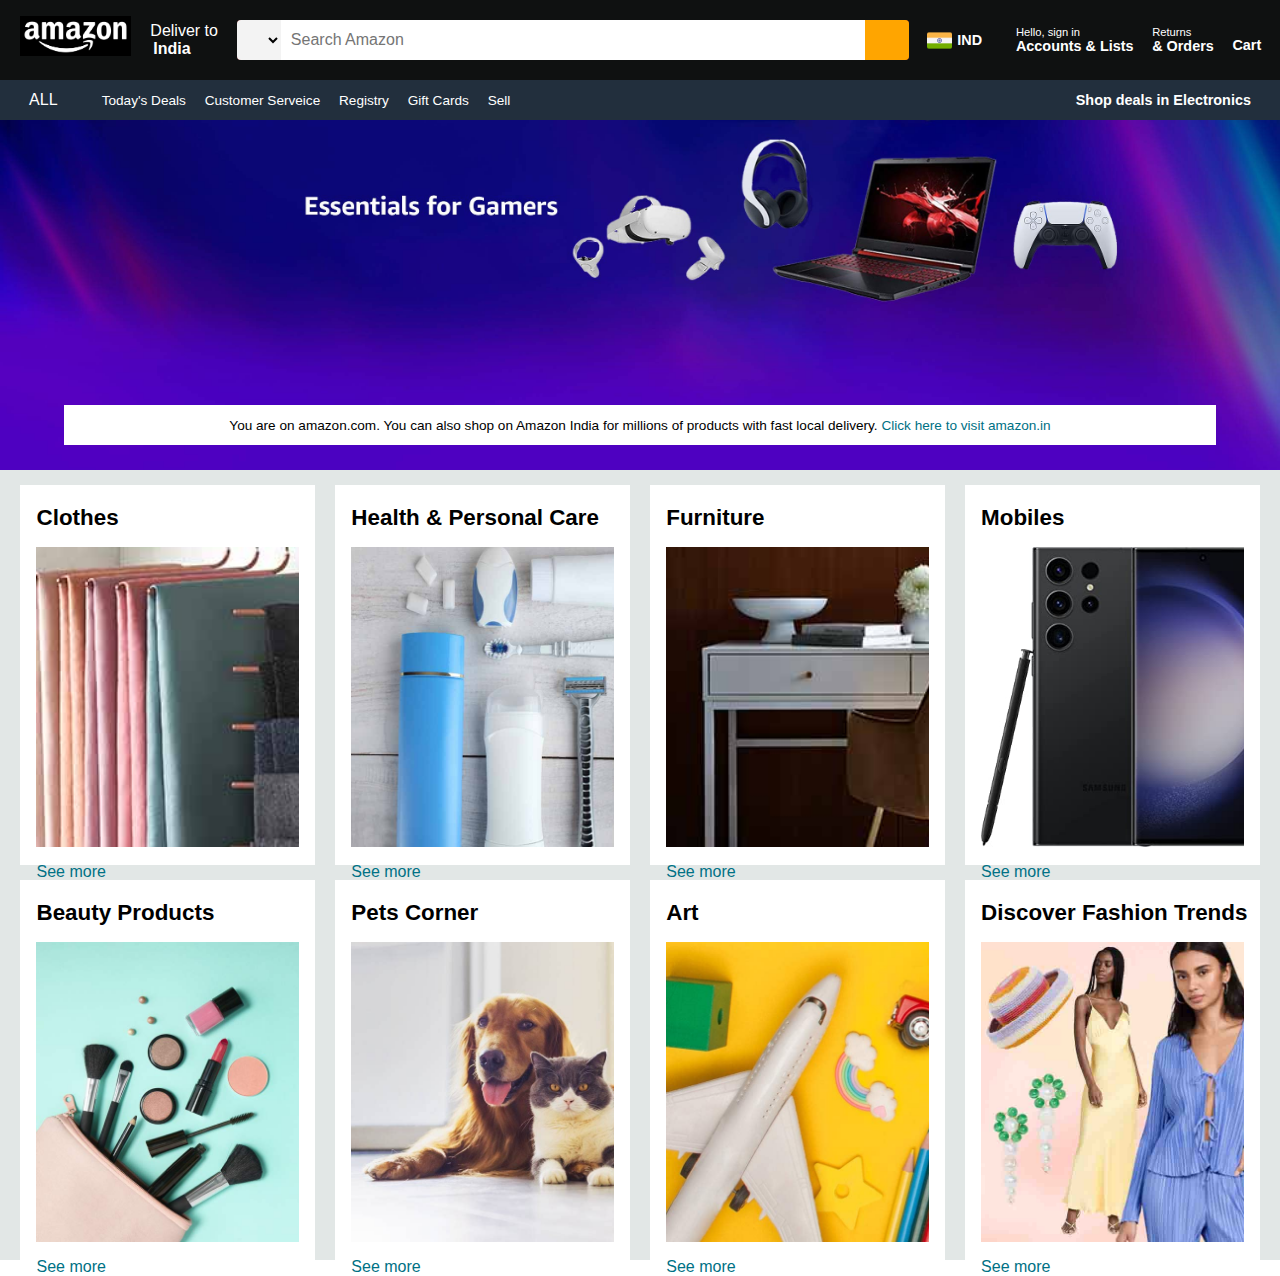
<file: Amazon/index.html>
<!DOCTYPE html>
<html lang="en">
<head>
    <meta charset="UTF-8">
    <meta name="viewport" content="width=device-width, initial-scale=1.0">
    <title>Amazon</title>
    <link rel="stylesheet" href="style.css">
    <link rel="stylesheet" href="https://cdnjs.cloudflare.com/ajax/libs/font-awesome/6.5.1/css/all.min.css" integrity="sha512-DTOQO9RWCH3ppGqcWaEA1BIZOC6xxalwEsw9c2QQeAIftl+Vegovlnee1c9QX4TctnWMn13TZye+giMm8e2LwA==" crossorigin="anonymous" referrerpolicy="no-referrer" />
</head>
<body>
    <header>
        <div class="navbar">
            
            <div class="nav-logo border">
                <div class="logo">
                </div>
            </div>

            <div class="nav-address">
                <p>Deliver to</p>
                <div class="add-icon">
                    <i class="fa-solid fa-location-dot"></i>
                    <p class="add-sec">India</p>
                </div>
            </div>

            <div class="nav-search">
                <select class="search-select">
                    <option">ALL</option>
                </select>

                <input class="search-input" placeholder="Search Amazon">

                <div class="search-icon">
                    <i class="fa-solid fa-magnifying-glass"></i>
                </div>
            </div>

            <div class="country">
                <div class="flag"></div>
                <p>IND</p>
            </div>

            <div class="nav-signin">
                <span>
                    <p>Hello, sign in</p>
                </span>
                <p class="nav-sec">Accounts & Lists</p>
            </div>

            <div class="nav-return">
                <span>
                    <p>Returns</p>
                </span>

                <p class="nav-sec">& Orders</p>
            </div>

            <div class="nav-cart">
                <i class="fa-solid fa-cart-shopping"></i>
                Cart
            </div>
        </div>

        <div class="panel">
            <div class="panel-all">
                <i class="fa-solid fa-bars"></i>
                ALL
            </div>

            <div class="panel-ops">
                <p>Today's Deals</p>
                <p>Customer Serveice</p>
                <p>Registry</p>
                <p>Gift Cards</p>
                <p>Sell</p>
            </div>

            <div class="deals">
                <p>Shop deals in Electronics</p>
            </div>
        </div>
    </header>

    <main>
        <div class="hero-sec">
            <div class="hero-msg">
                <p>You are on amazon.com. You can also shop on Amazon India for millions of products with fast local
                    delivery.
                    <a
                        href="https://www.amazon.in/?&ext_vrnc=hi&tag=googhydrabk1-21&ref=pd_sl_7hz2t19t5c_e&adgrpid=58355126069&hvpone=&hvptwo=&hvadid=486458706470&hvpos=&hvnetw=g&hvrand=3857955243628499003&hvqmt=e&hvdev=c&hvdvcmdl=&hvlocint=&hvlocphy=1007820&hvtargid=kwd-10573980&hydadcr=14453_2154373">Click
                        here to visit amazon.in</a>
                </p>
            </div>
        </div>

        <div class="shop-sec">
            <div class="box">
                <div class="box-font">
                    <p>Clothes</p>
                </div>
                <div class="box-content">
                    <div class="box-img" style="background-image: url('box1_image.jpg');"></div>
                    <p>See more</p>
                </div>
            </div>

            <div class="box">
                <div class="box-font">
                    <p>Health & Personal Care</p>
                </div>
                <div class="box-content">
                    <div class="box-img" style="background-image: url('box2_image.jpg');"></div>
                    <p>See more</p>
                </div>
            </div>
            
            <div class="box">
                <div class="box-font">
                    <p>Furniture</p>
                </div>
                <div class="box-content">
                    <div class="box-img" style="background-image: url('box3_image.jpg');"></div>
                    <p>See more</p>
                </div>
            </div>

            <div class="box">
                <div class="box-font">
                    <p>Mobiles</p>
                </div>
                <div class="box-content">
                    <div class="box-img" style="background-image: url('box4_image.jpg');"></div>
                    <p>See more</p>
                </div>
            </div>

            <div class="box">
                <div class="box-font">
                    <p>Beauty Products</p>
                </div>
                <div class="box-content">
                    <div class="box-img" style="background-image: url('box5_image.jpg');"></div>
                    <p>See more</p>
                </div>
            </div>

            <div class="box">
                <div class="box-font">
                    <p>Pets Corner</p>
                </div>
                <div class="box-content">
                    <div class="box-img" style="background-image: url('box6_image.jpg');"></div>
                    <p>See more</p>
                </div>
            </div>
            <div class="box">
                <div class="box-font">
                    <p>Art</p>
                </div>
                <div class="box-content">
                    <div class="box-img" style="background-image: url('box7_image.jpg');"></div>
                    <p>See more</p>
                </div>
            </div>

            <div class="box">
                <div class="box-font">
                    <p>Discover Fashion Trends</p>
                </div>
                <div class="box-content">
                    <div class="box-img" style="background-image: url('box8_image.jpg');"></div>
                    <p>See more</p>
                </div>
            </div>
        </div>
    </main>

    <footer>
        
    </footer>
</body>
</html>
</file>
<file: Amazon/style.css>
* {
    margin : 0;
    padding: 0;
    font-family: Arial, Helvetica, sans-serif;
    box-sizing : border-box;
}

.navbar {
    height: 80px;
    background-color: #0f1111;
    color: white;
    display: flex;
    align-items: center;
    justify-content: space-evenly;
}

.nav-logo {
    height: 50px;
    width: 113px;
}

.logo {
    height: 40px;
    width: 100%;
    background-image: url("amazon.png");
    background-size: cover;
}

.border {
    border: 1px solid transparent;
}

.border:hover {
    border: 1px solid white;
    border-radius: 1px;
}

.add-first {
    margin-left: 15px;
    color: #CCCCCC;
    font-size: 0.85rem;
}

.add-sec {
    font-size: 1rem;
    margin-left: 3px;
    font-weight: bold;
} 

.add-icon {
    display: flex;
    align-items: center;
}

.nav-search {
    border-radius: 4px;
    display: flex;
    width: 672px;
    height: 40px;
    justify-content: space-evenly;
    background-color: #b93636;
}

.nav-search:hover {
    border: 2px solid orange;
}

.search-select {
    background-color: #f3f3f3;
    width: 50px;
    text-align: center;
    border-top-left-radius: 4px;
    border-bottom-left-radius: 4px;
    border: none;
    font-size: 0.7rem;
    padding-left: 7px;
}

.search-input {
    padding: 10px;
    width: 100%;
    font-size: 1rem;
    border: none;
}

.search-icon {
    width: 50px;
    display: flex;
    justify-content: center;
    font-size: 1.3rem;
    align-items: center;
    background-color: orange;
    border-top-right-radius: 4px;
    border-bottom-right-radius: 4px;
    color: #0F1111;
}

.country {
    width: 70px;
    height: 40px;
    display: flex;
    align-items: center;
}

.flag {
    height: 25px;
    width: 25px;
    background-image: url("india.png");
    background-size: cover;
}

.country p {
    font-weight: bold;
    padding: 5px;
    font-size: 0.9rem;
}

span {
    font-size: 0.7rem;
}

.nav-sec {
    font-size: 0.9rem;
    font-weight: bold;
}

.nav-cart i{
    font-size: 30px;
}

.nav-cart {
    font-size: 0.9rem;
    font-weight: bold;
}

/* Panel Section  */

.panel {
    height: 40px;
    background-color: #222f3d;
    color: white;
    display: flex;
    align-items: center; 
    justify-content: space-evenly;
}

.panel-ops p {
    margin-left: 15px;
    display: inline;
}

.panel-ops {
    width: 75%;
    font-size: 0.85rem;
}

/* Hero Sec */
.hero-sec {
    background-image: url("gamers.jpg");
    height: 350px;
    background-size: cover;
    display: flex;
    align-items: flex-end;
    justify-content: center;
}

.hero-msg {
    background-color: white;
    color: black;
    height: 40px;
    width: 90%;
    display: flex;
    align-items: center;
    justify-content: center;
    font-size: 0.85rem;
    margin-bottom: 25px;
}

.hero-msg a {
    color: #007185;
    text-decoration: none;
}

.deals {
    font-size: 0.9rem;
    font-weight: 700;
}

/* Box-sec */

.shop-sec {
    display: flex;
    flex-wrap: wrap;
    justify-content: space-evenly;
    background-color: #e2e7e6;
}

.box {
    height: 380px;
    width: 23%;
    background-color: white;
    padding: 20px 0 15px;
    margin-top: 15px;
}

.box-img {
    height: 300px;
    background-size: cover;
    margin-top: 1rem;
    margin-bottom: 1rem;
}

.box-font {
    font-size: 1.4rem;
    margin-left: 1rem;
    font-weight: 700;
}

.box-content {
    margin-left: 1rem;
    margin-right: 1rem;
}

.box-content p {
    color: #007185;
}

@media (max-width: 768px) {
   .shop-sec{
    display: flex;
    flex-direction: column;
    /* width: 100%; */
   }
   .box{
    width: 100%;
   }
}
</file>
